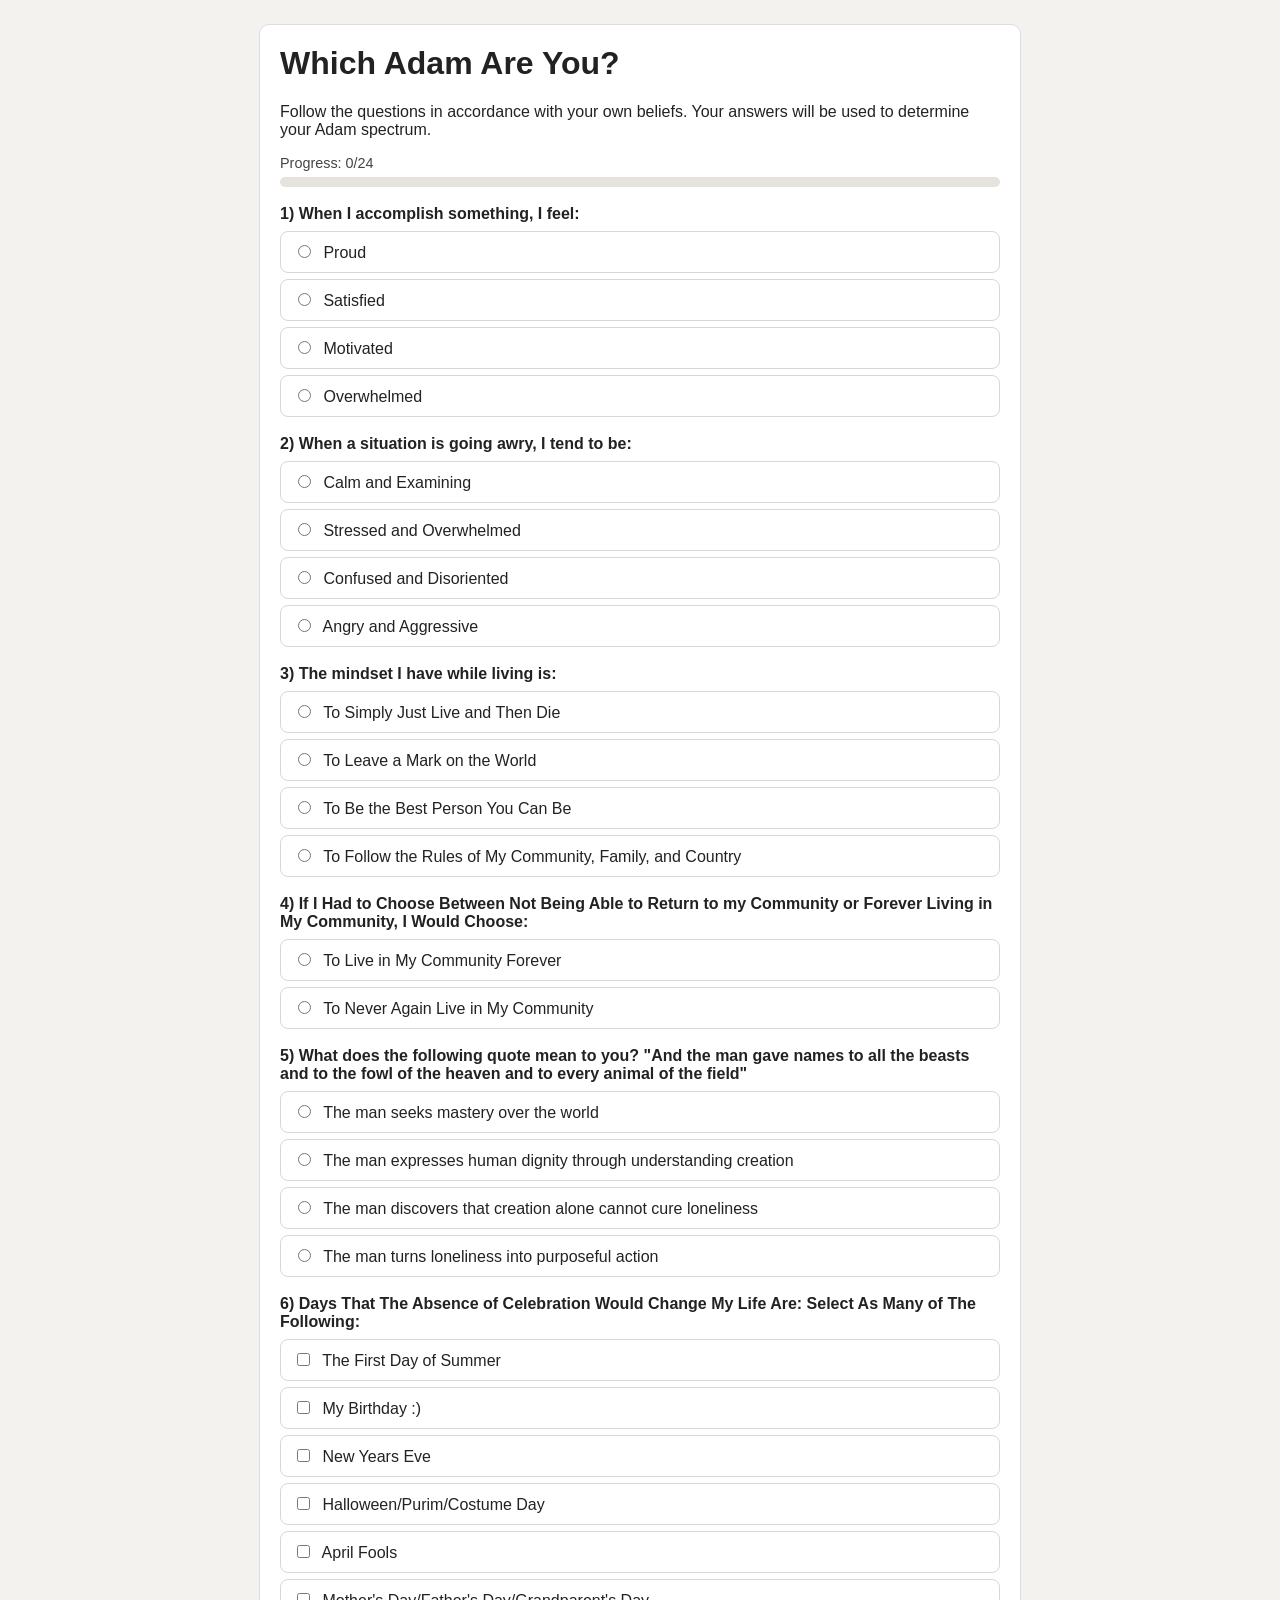
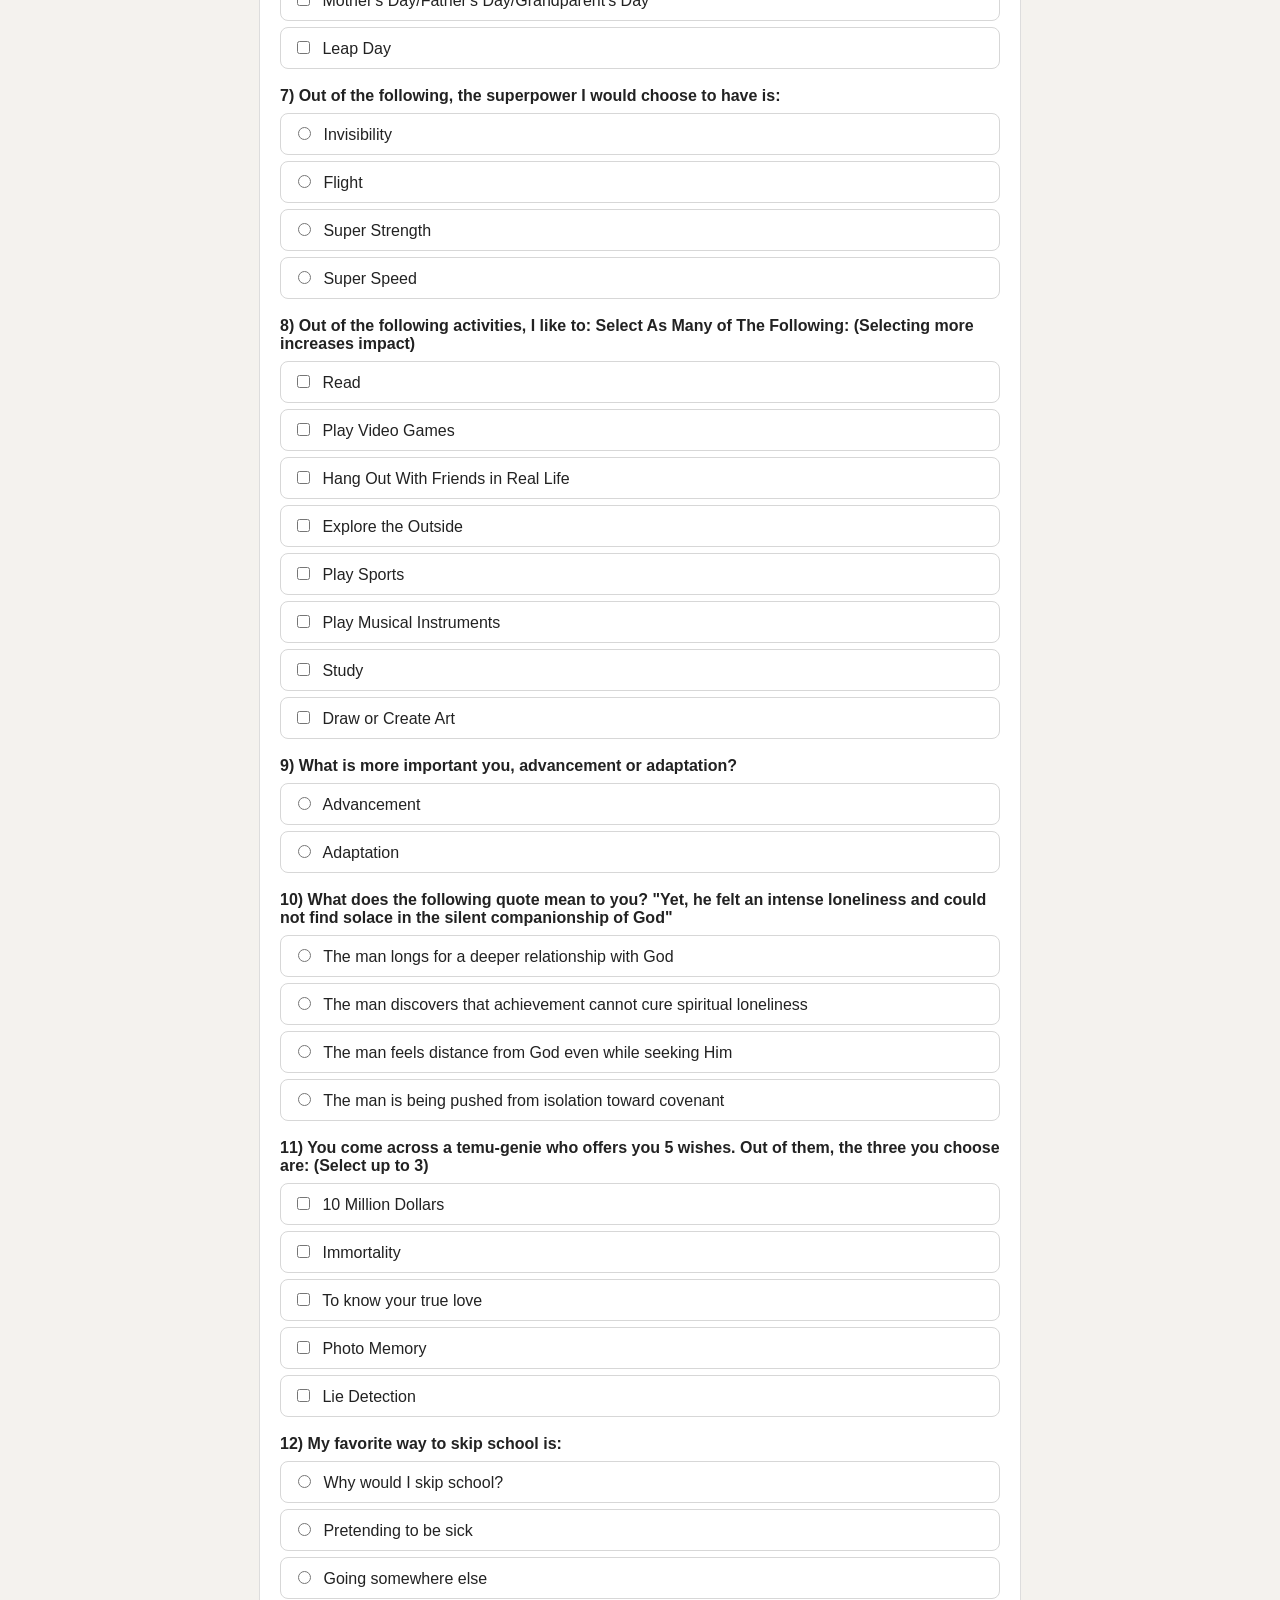
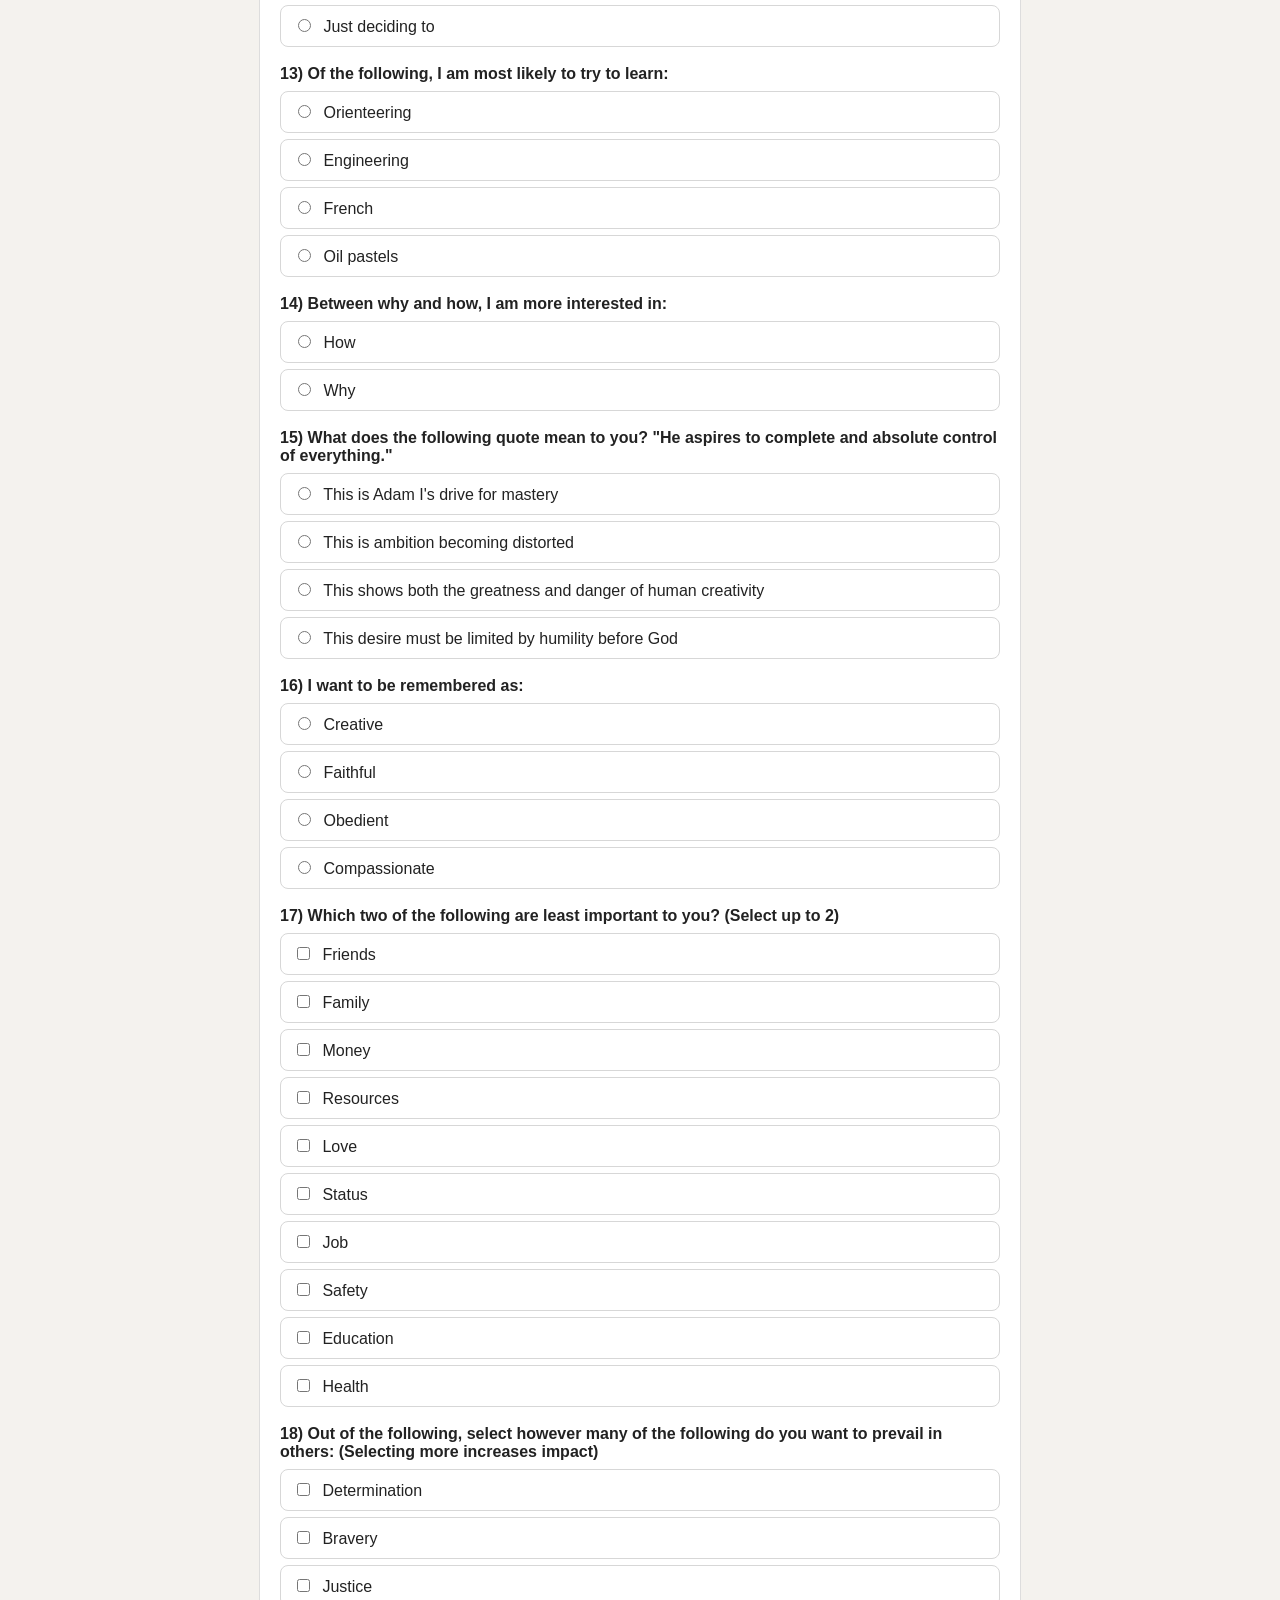
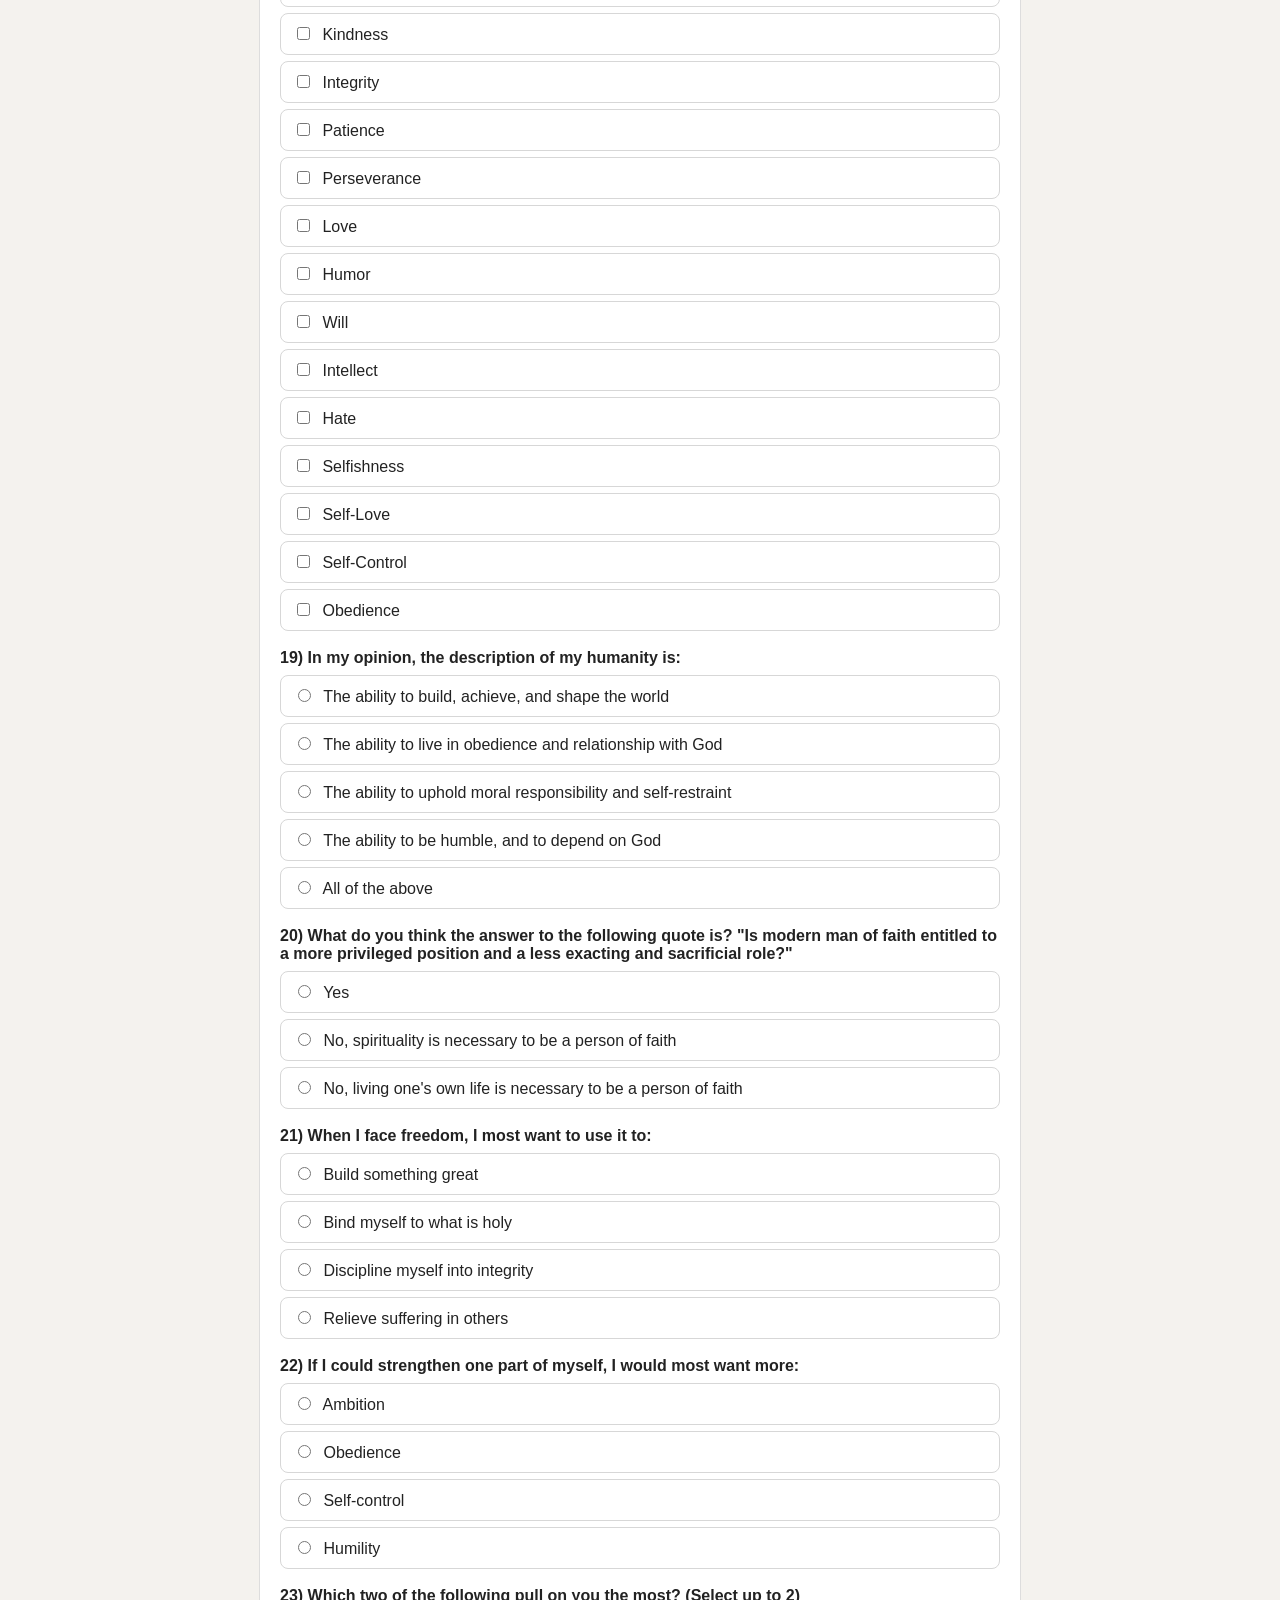
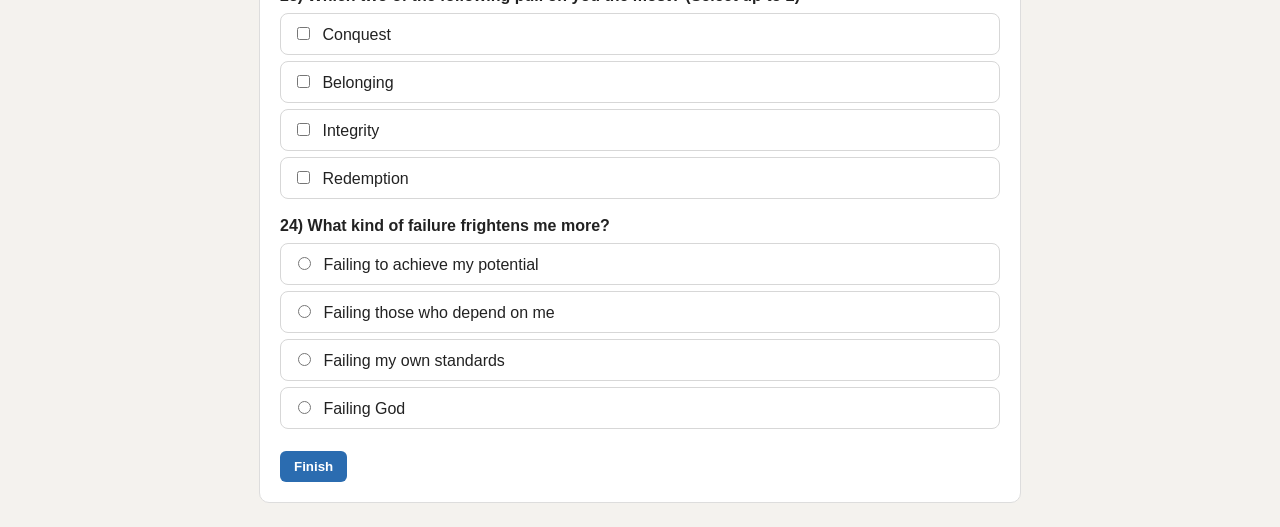
<file: index.html>
<!DOCTYPE html>
<html lang="en">
<head>
  <meta charset="UTF-8" />
  <meta name="viewport" content="width=device-width, initial-scale=1.0" />
  <title>Adam P-Quiz</title>
  <link rel="stylesheet" href="style.css">
</head>
<body>
  <div class="Area">
    <h1>Which Adam Are You?</h1>
    <p>Follow the questions in accordance with your own beliefs. Your answers will be used to determine your Adam spectrum.</p>
    <div class="ProgressArea">
      <div class="ProgressText">Progress Info</div>
      <div class="ProgressBar">
        <div id="ProgressFill"></div>
      </div>
    </div>
    <form id="Quiz">
      <div id="Questions"></div>
      <button type="submit">Finish</button>
    </form>
    <div id="ResultArea" style="display: none;">
      <div id="Results"></div>
      <div id="Compass" aria-hidden="false">
        <div class="Vertical-Axis"></div>
        <div class="Horizontal-Axis"></div>
        <div class="Axis-End Majestic">Majestic</div>
        <div class="Axis-End Covenantal">Covenantal</div>
        <div class="Axis-End Redeemed">Redeemed</div>
        <div class="Axis-End Dignified">Dignified</div>
        <div id="Placement" aria-hidden="true"></div>
      </div>
      <a id="ResultDetailsButton" class="ResultDetailsButton" href="results.html" style="display: none;">See Full Result</a>
    </div>
  </div>
  <script src="script.js" defer></script>
</body>
</html>
</file>
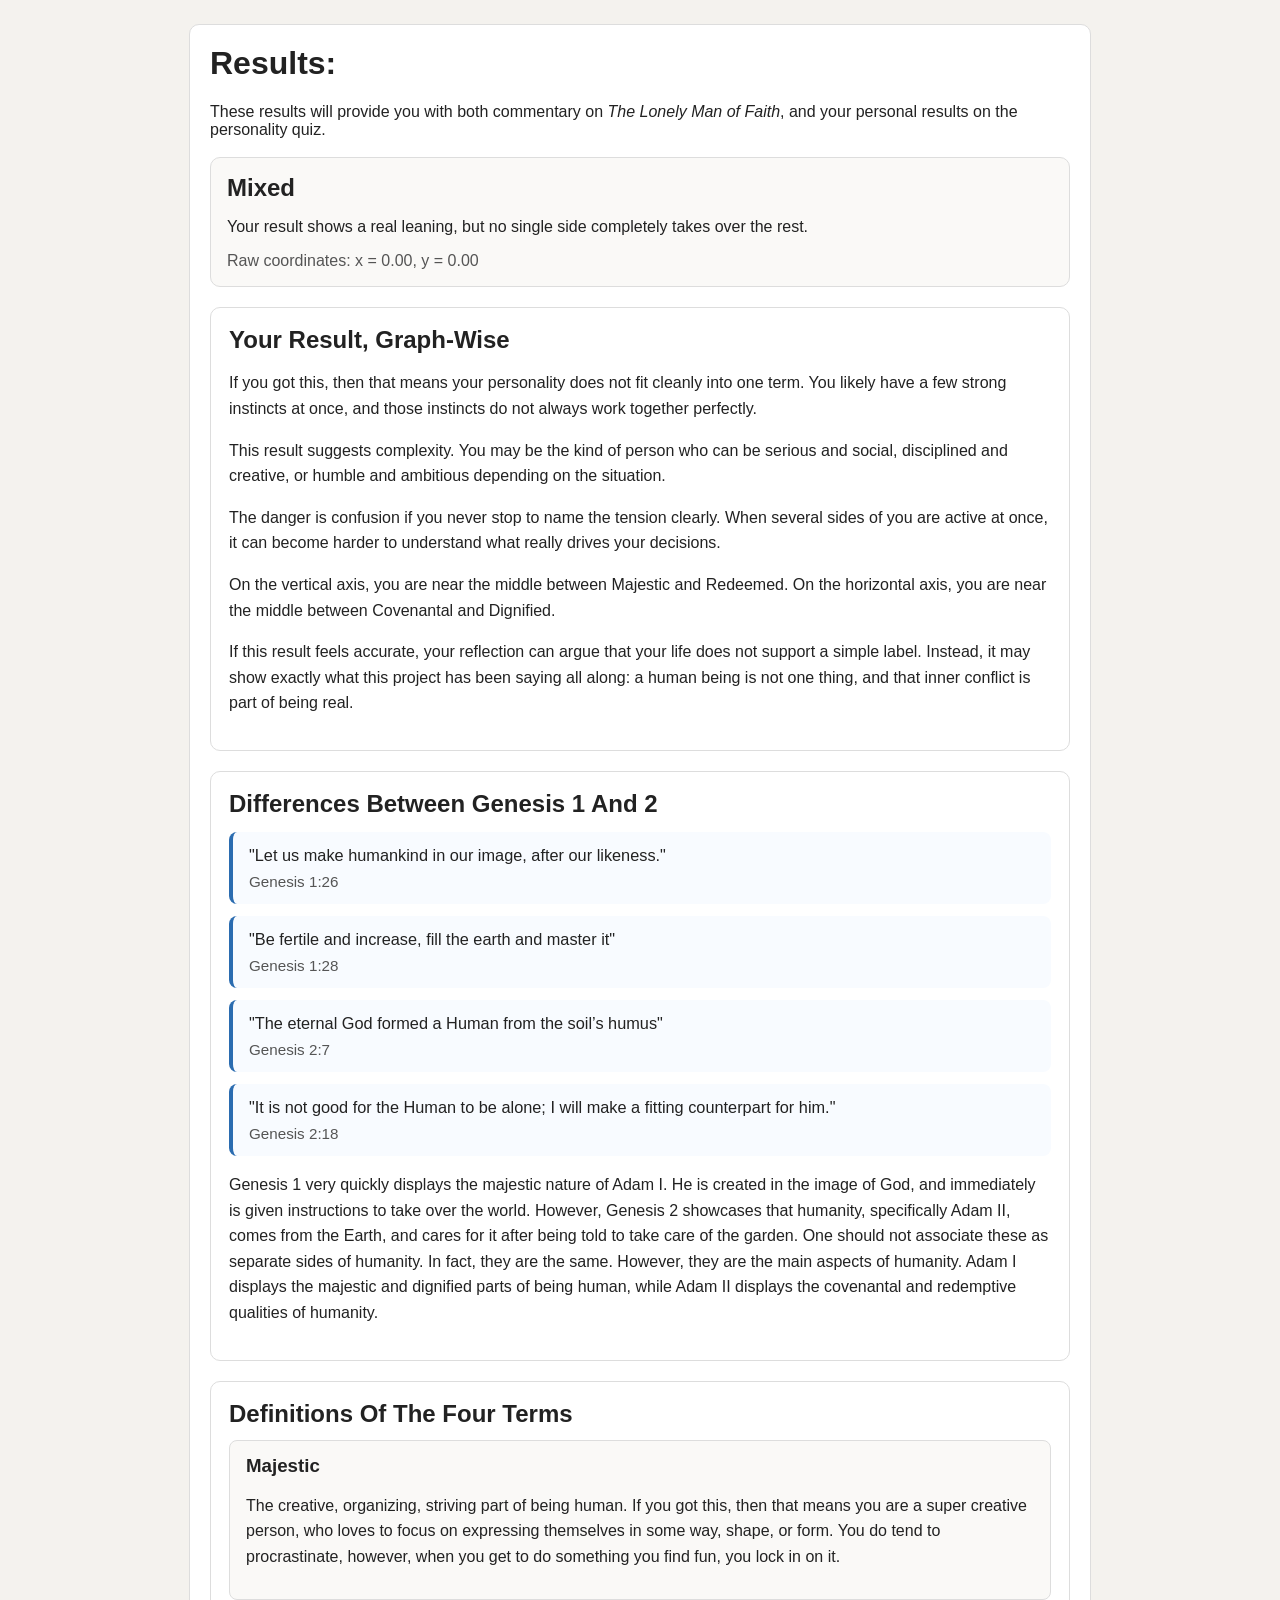
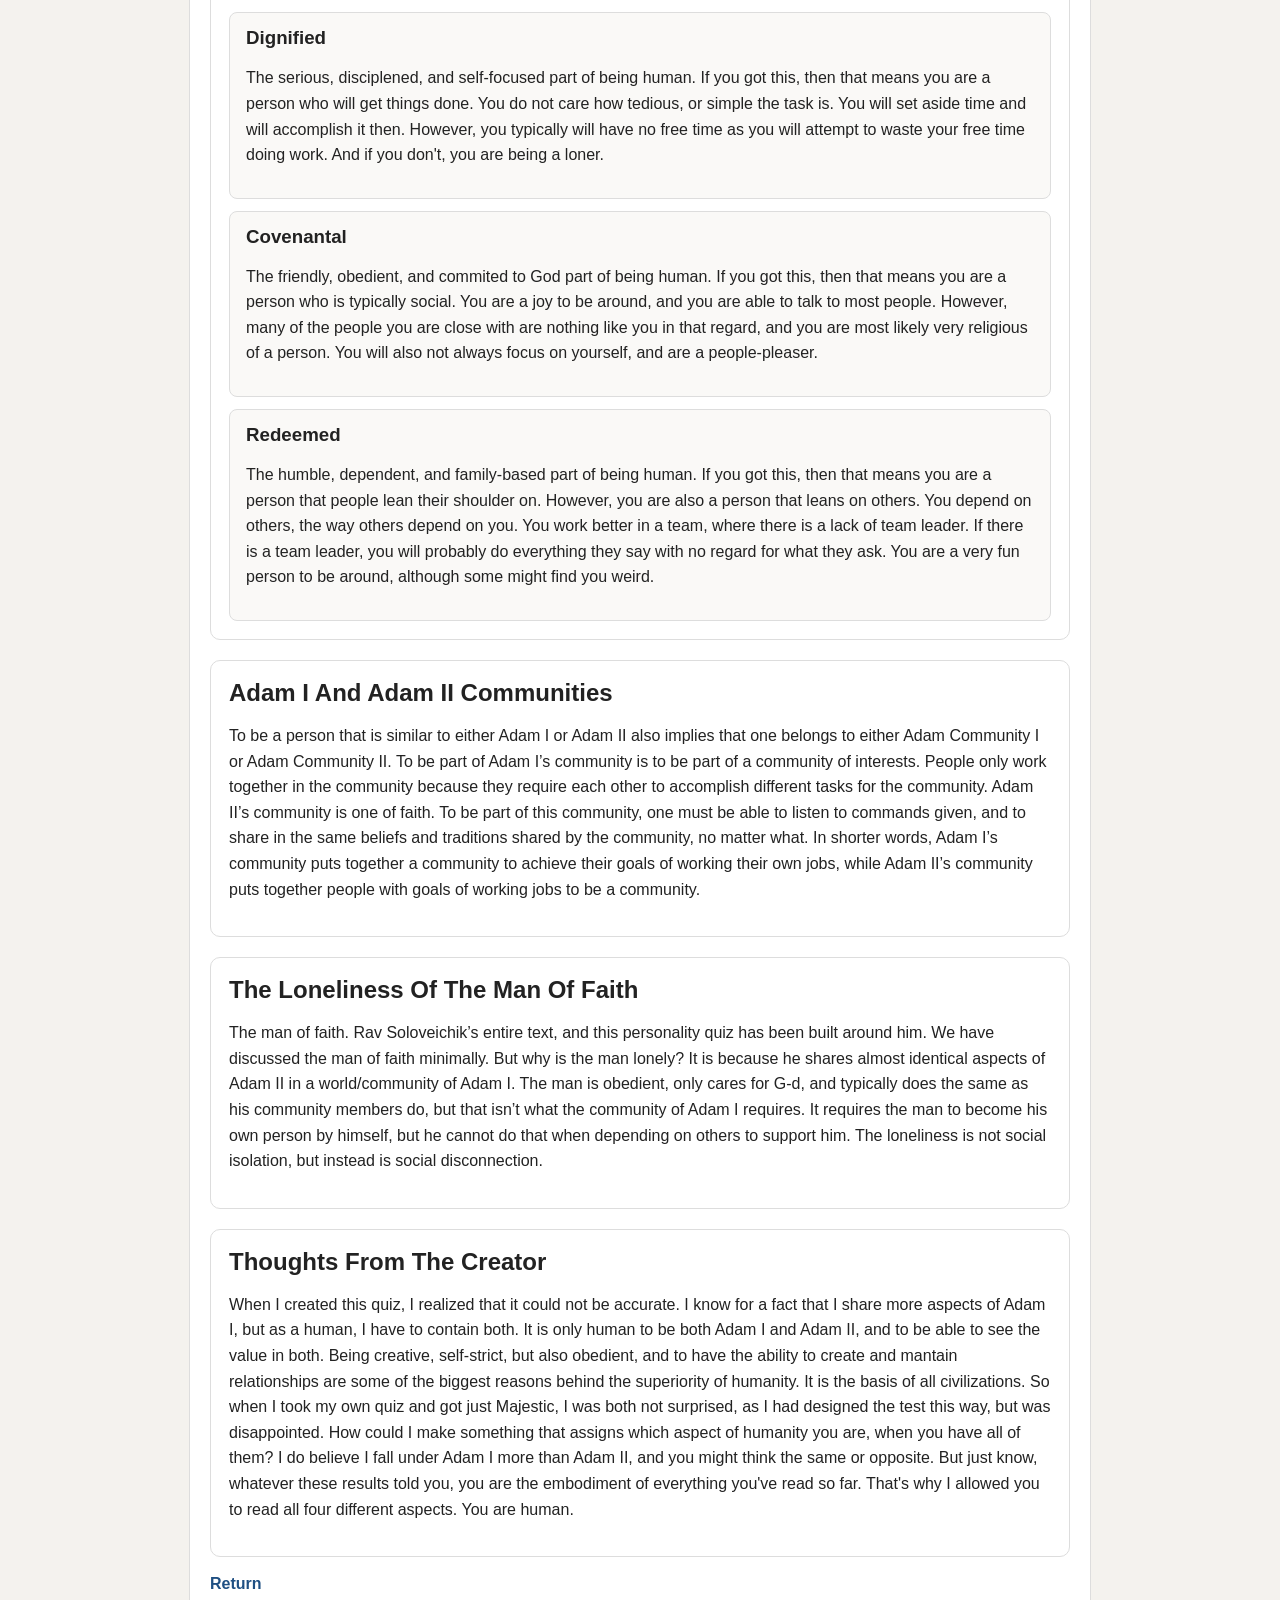
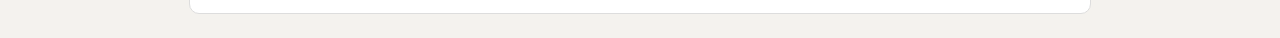
<file: results.html>
<!DOCTYPE html>
<html lang="en">
<head>
  <meta charset="UTF-8" />
  <meta name="viewport" content="width=device-width, initial-scale=1.0" />
  <title>Adam Result</title>
  <link rel="stylesheet" href="style.css">
</head>
<body>
  <div class="Area ResultPage">
    <h1>Results:</h1>
    <p class="ResultIntro">These results will provide you with both commentary on <em>The Lonely Man of Faith</em>, and your personal results on the personality quiz.</p>

    <section class="ResultSummary">
      <h2 id="ResultName" class="ResultName">Name</h2>
      <p id="ResultLead"></p>
      <p id="ResultMeta" class="ResultMeta"></p>
    </section>

    <section class="EssaySection">
      <h2>Your Result, Graph-Wise</h2>
      <p id="ResultMeaning"></p>
      <p id="ResultValues"></p>
      <p id="ResultRisk"></p>
      <p id="ResultAxes"></p>
      <p id="ResultReflection"></p>
    </section>

    <section class="EssaySection">
      <h2>Differences Between Genesis 1 And 2</h2>
      <div class="QuoteStack">
        <div class="QuoteCard">
          <blockquote>"Let us make humankind in our image, after our likeness."</blockquote>
          <div class="QuoteCitation">Genesis 1:26</div>
        </div>
        <div class="QuoteCard">
          <blockquote>"Be fertile and increase, fill the earth and master it"</blockquote>
          <div class="QuoteCitation">Genesis 1:28</div>
        </div>
        <div class="QuoteCard">
          <blockquote>"The eternal God formed a Human from the soil’s humus"</blockquote>
          <div class="QuoteCitation">Genesis 2:7</div>
        </div>
        <div class="QuoteCard">
          <blockquote>"It is not good for the Human to be alone; I will make a fitting counterpart for him."</blockquote>
          <div class="QuoteCitation">Genesis 2:18</div>
        </div>
      </div>
      <p>Genesis 1 very quickly displays the majestic nature of Adam I. He is created in the image of God, and immediately is given instructions to take over the world. However, Genesis 2 showcases that humanity, specifically Adam II, comes from the Earth, and cares for it after being told to take care of the garden. One should not associate these as separate sides of humanity. In fact, they are the same. However, they are the main aspects of humanity. Adam I displays the majestic and dignified parts of being human, while Adam II displays the covenantal and redemptive qualities of humanity.</p>
    </section>

    <section class="EssaySection">
      <h2>Definitions Of The Four Terms</h2>
      <div class="DefinitionGrid">
        <div class="DefinitionCard">
          <h3>Majestic</h3>
          <p>The creative, organizing, striving part of being human. If you got this, then that means you are a super creative person, who loves to focus on expressing themselves in some way, shape, or form. You do tend to procrastinate, however, when you get to do something you find fun, you lock in on it.</p>
        </div>
        <div class="DefinitionCard">
          <h3>Dignified</h3>
          <p>The serious, disciplened, and self-focused part of being human. If you got this, then that means you are a person who will get things done. You do not care how tedious, or simple the task is. You will set aside time and will accomplish it then. However, you typically will have no free time as you will attempt to waste your free time doing work. And if you don't, you are being a loner.</p>
        </div>
        <div class="DefinitionCard">
          <h3>Covenantal</h3>
          <p>The friendly, obedient, and commited to God part of being human. If you got this, then that means you are a person who is typically social. You are a joy to be around, and you are able to talk to most people. However, many of the people you are close with are nothing like you in that regard, and you are most likely very religious of a person. You will also not always focus on yourself, and are a people-pleaser.</p>
        </div>
        <div class="DefinitionCard">
          <h3>Redeemed</h3>
          <p>The humble, dependent, and family-based part of being human. If you got this, then that means you are a person that people lean their shoulder on. However, you are also a person that leans on others. You depend on others, the way others depend on you. You work better in a team, where there is a lack of team leader. If there is a team leader, you will probably do everything they say with no regard for what they ask. You are a very fun person to be around, although some might find you weird.</p>
        </div>
      </div>
    </section>

    <section class="EssaySection">
      <h2>Adam I And Adam II Communities</h2>
      <p>To be a person that is similar to either Adam I or Adam II also implies that one belongs to either Adam Community I or Adam Community II. To be part of Adam I’s community is to be part of a community of interests. People only work together in the community because they require each other to accomplish different tasks for the community. Adam II’s community is one of faith. To be part of this community, one must be able to listen to commands given, and to share in the same beliefs and traditions shared by the community, no matter what. In shorter words, Adam I’s community puts together a community to achieve their goals of working their own jobs, while Adam II’s community puts together people with goals of working jobs to be a community.</p>
    </section>

    <section class="EssaySection">
      <h2>The Loneliness Of The Man Of Faith</h2>
      <p>The man of faith. Rav Soloveichik’s entire text, and this personality quiz has been built around him. We have discussed the man of faith minimally. But why is the man lonely? It is because he shares almost identical aspects of Adam II in a world/community of Adam I. The man is obedient, only cares for G-d, and typically does the same as his community members do, but that isn’t what the community of Adam I requires. It requires the man to become his own person by himself, but he cannot do that when depending on others to support him. The loneliness is not social isolation, but instead is social disconnection.</p>
    </section>

    <section class="EssaySection">
      <h2>Thoughts From The Creator</h2>
      <p>When I created this quiz, I realized that it could not be accurate. I know for a fact that I share more aspects of Adam I, but as a human, I have to contain both. It is only human to be both Adam I and Adam II, and to be able to see the value in both. Being creative, self-strict, but also obedient, and to have the ability to create and mantain relationships are some of the biggest reasons behind the superiority of humanity. It is the basis of all civilizations. So when I took my own quiz and got just Majestic, I was both not surprised, as I had designed the test this way, but was disappointed. How could I make something that assigns which aspect of humanity you are, when you have all of them? I do believe I fall under Adam I more than Adam II, and you might think the same or opposite. But just know, whatever these results told you, you are the embodiment of everything you've read so far. That's why I allowed you to read all four different aspects. You are human. </p>
    </section>

    <a class="BackLink" href="index.html">Return</a>
  </div>
  <script src="results.js" defer></script>
</body>
</html>
</file>
<file: style.css>
body {
  font-family: "Trebuchet MS", Arial, sans-serif;
  background: #f4f2ee;
  color: #222;
  margin: 0;
  padding: 24px;
}

.Area {
  max-width: 720px;
  margin: 0 auto;
  background: #ffffff;
  border: 1px solid #ddd;
  border-radius: 10px;
  padding: 20px;
}

h1 {
  margin-top: 0;
}

.ProgressArea {
  margin: 12px 0 18px;
}

.ProgressText {
  font-size: 0.9rem;
  color: #444;
  margin-bottom: 6px;
}

.ProgressBar {
  height: 10px;
  background: #e6e3df;
  border-radius: 999px;
  overflow: hidden;
}

#ProgressFill {
  height: 100%;
  width: 0%;
  background: #2b6cb0;
  transition: width 200ms ease;
}

.question {
  margin: 18px 0 8px;
  font-weight: 700;
}

label {
  display: block;
  margin: 6px 0;
  cursor: pointer;
}

.answer {
  padding: 10px 12px;
  border: 1px solid #d7d7d7;
  border-radius: 8px;
  background: #fff;
}

.answer.selected {
  border-color: #2b6cb0;
  background: #eef5ff;
}

.answer input {
  margin-right: 8px;
}

button {
  margin-top: 16px;
  padding: 8px 14px;
  border: 0;
  border-radius: 6px;
  background: #2b6cb0;
  color: #fff;
  font-weight: 600;
  cursor: pointer;
}

#result {
  margin-top: 18px;
  padding: 12px;
  border: 1px dashed #bbb;
  background: #faf9f7;
}

#Compass {
  position: relative;
  width: 320px;
  height: 320px;
  margin: 18px auto 0;
  border: 1px solid #dcdcdc;
  background: #fff;
  border-radius: 6px;
  box-shadow: 0 1px 0 rgba(0,0,0,0.03);
}

#Compass .axis {
  position: absolute;
  background: #d0d0d0;
}

#Compass .Vertical-Axis {
  position: absolute;
  width: 2px;
  height: 100%;
  left: 50%;
  top: 0;
  transform: translateX(-50%);
  background: #d0d0d0;
}

#Compass .Horizontal-Axis {
  position: absolute;
  height: 2px;
  width: 100%;
  top: 50%;
  left: 0;
  transform: translateY(-50%);
  background: #d0d0d0;
}

#Compass .Axis-End {
  position: absolute;
  font-size: 0.95rem;
  color: #444;
  padding: 4px 8px;
  pointer-events: none;
  font-weight: 700;
  white-space: nowrap;
  text-align: center;
}

#Compass .Axis-End.Majestic { top: -50px; left: 50%; transform: translateX(-50%); }
#Compass .Axis-End.Covenantal { right: -50px; top: 50%; transform: translateY(-50%); }
#Compass .Axis-End.Redeemed { bottom: -50px; left: 50%; transform: translateX(-50%); }
#Compass .Axis-End.Dignified { left: -50px; top: 50%; transform: translateY(-50%); }

#Placement {
  position: absolute;
  width: 16px;
  height: 16px;
  border-radius: 50%;
  background: #2b6cb0;
  box-shadow: 0 2px 6px rgba(43,108,176,0.35);
  transform: translate(-50%, -50%);
  transition: left 200ms ease, top 200ms ease;
}

#Compass .center-note {
  position: absolute;
  left: 50%;
  top: 50%;
  transform: translate(-50%, -50%);
  color: #999;
  font-size: 0.85rem;
}

.ResultDetailsButton {
  display: inline-flex;
  align-items: center;
  justify-content: center;
  margin: 18px auto 0;
  padding: 10px 16px;
  border-radius: 8px;
  background: #1f4f82;
  color: #fff;
  text-decoration: none;
  font-weight: 600;
}

.ResultPage {
  max-width: 860px;
}

.ResultIntro {
  margin-bottom: 18px;
}

.ResultSummary {
  margin-top: 18px;
  padding: 16px;
  border: 1px solid #ddd;
  border-radius: 10px;
  background: #faf9f7;
}

.ResultName {
  margin: 0 0 8px;
  font-size: 1.5rem;
}

.ResultMeta {
  margin: 6px 0 0;
  color: #555;
}

.ResultGrid {
  display: grid;
  gap: 16px;
  margin-top: 18px;
}

.ResultCard {
  padding: 16px;
  border: 1px solid #ddd;
  border-radius: 10px;
  background: #fff;
}

.ResultCard h2 {
  margin-top: 0;
}

.BackLink {
  display: inline-block;
  margin-top: 18px;
  color: #1f4f82;
  font-weight: 600;
  text-decoration: none;
}

.EssaySection {
  margin-top: 20px;
  padding: 18px;
  border: 1px solid #ddd;
  border-radius: 10px;
  background: #fff;
}

.EssaySection h2 {
  margin-top: 0;
  margin-bottom: 12px;
}

.EssaySection p {
  line-height: 1.6;
}

.QuoteStack {
  display: grid;
  gap: 12px;
  margin: 14px 0 16px;
}

.QuoteCard {
  padding: 14px 16px;
  border-left: 4px solid #2b6cb0;
  background: #f8fbff;
  border-radius: 8px;
}

.QuoteCard blockquote {
  margin: 0 0 8px;
  font-size: 1.02rem;
}

.QuoteCitation {
  color: #555;
  font-size: 0.95rem;
}

.DefinitionGrid {
  display: grid;
  gap: 12px;
}

.DefinitionCard {
  padding: 14px 16px;
  border: 1px solid #ddd;
  border-radius: 8px;
  background: #faf9f7;
}

.DefinitionCard h3 {
  margin: 0 0 8px;
}
</file>
